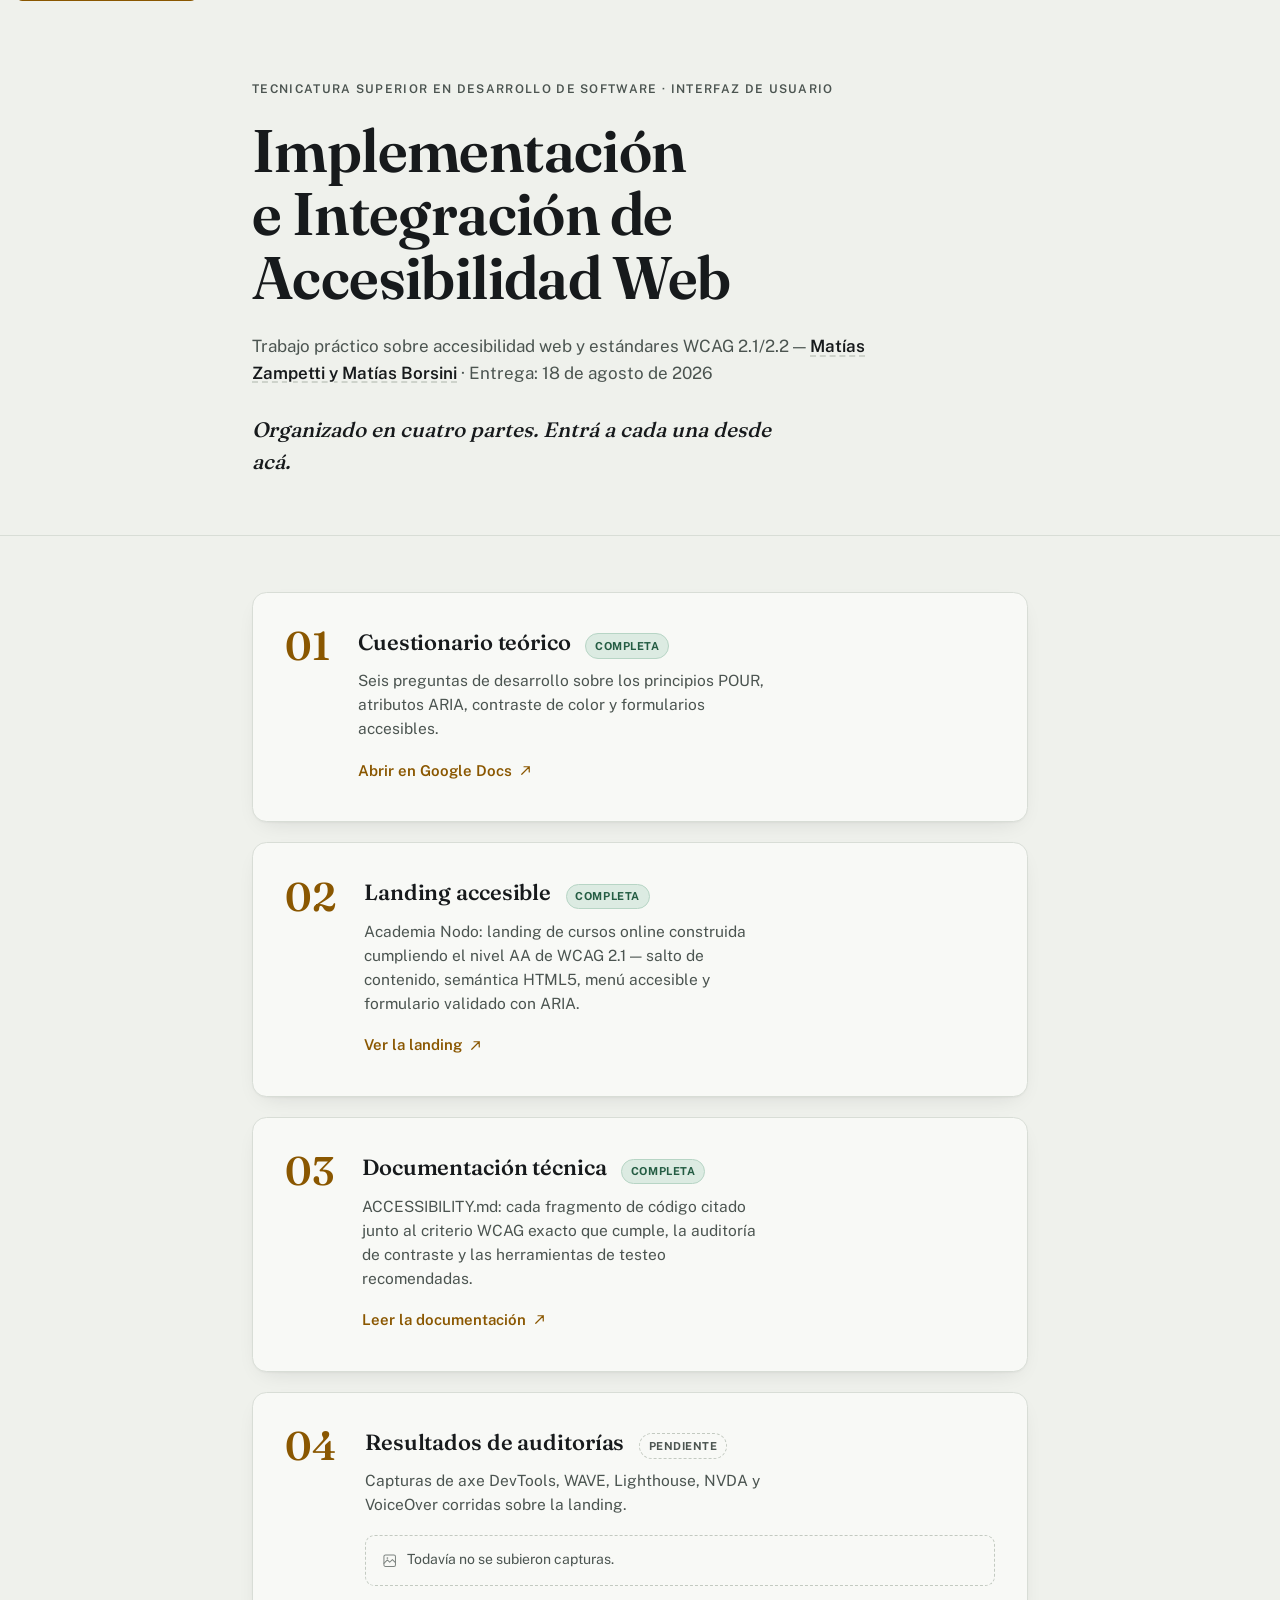
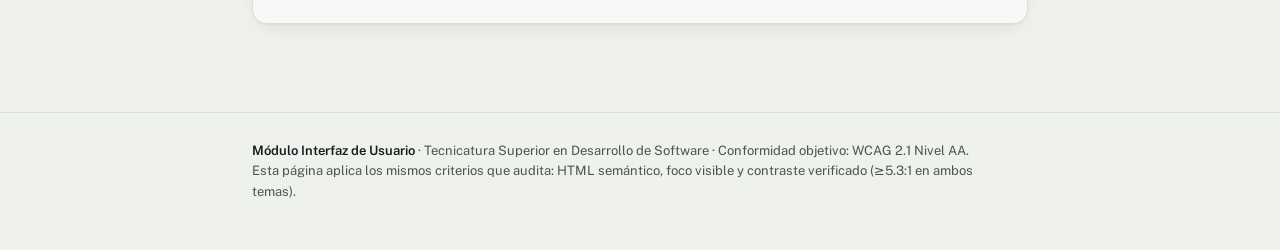
<file: Hub Principal/index.html>
<!doctype html><html><head><meta charset=utf8><meta name=viewport content="width=device-width,initial-scale=1"><style>:root{color-scheme:light}body{margin:0;padding:0;font:14px -apple-system,BlinkMacSystemFont,sans-serif;background:#faf9f5;color:#141413}img{max-width:100%}</style></head><body>
<title>Accesibilidad Nodo</title>
<meta name="description" content="Hub del trabajo práctico: cuestionario teórico, landing accesible, documentación técnica y auditorías WCAG 2.1/2.2.">
<style>
  @font-face {
    font-family: 'Fraunces';
    font-weight: 500 800;
    font-style: normal;
    font-display: swap;
    src: url([data-uri]) format('woff2');
  }
  @font-face {
    font-family: 'Public Sans';
    font-weight: 380 780;
    font-style: normal;
    font-display: swap;
    src: url([data-uri]) format('woff2');
  }

  :root {
    --paper: #EFF1EC;
    --paper-raised: #F8F9F6;
    --ink: #171A1C;
    --ink-soft: #4B5450;
    --line: #D8DDD6;
    --line-strong: #C3CAC1;
    --accent: #8A5700;      /* 5.36:1 sobre --paper */
    --on-accent: #FFFFFF;   /* 6.10:1 sobre --accent */
    --focus: #8A5700;
    --success-ink: #245C43;
    --success-bg: #DCEBE2;
    --success-line: #B7D5C5;
    --shadow: 0 1px 2px rgba(23,26,28,.04), 0 8px 24px -12px rgba(23,26,28,.16);

    --font-display: 'Fraunces', 'Iowan Old Style', Georgia, serif;
    --font-body: 'Public Sans', -apple-system, 'Segoe UI', system-ui, sans-serif;

    color-scheme: light;
  }

  @media (prefers-color-scheme: dark) {
    :root:not([data-theme="light"]) {
      --paper: #14171A;
      --paper-raised: #1C2023;
      --ink: #EDEFEA;
      --ink-soft: #A8B0AA;
      --line: #2B3033;
      --line-strong: #394046;
      --accent: #E7A93D;      /* 8.70:1 sobre --paper */
      --on-accent: #14171A;   /* 8.45:1 sobre --accent */
      --focus: #E7A93D;
      --success-ink: #8FD6B3;
      --success-bg: #17281F;
      --success-line: #2B4536;
      --shadow: 0 1px 2px rgba(0,0,0,.3), 0 8px 28px -12px rgba(0,0,0,.5);
      color-scheme: dark;
    }
  }

  :root[data-theme="dark"] {
    --paper: #14171A;
    --paper-raised: #1C2023;
    --ink: #EDEFEA;
    --ink-soft: #A8B0AA;
    --line: #2B3033;
    --line-strong: #394046;
    --accent: #E7A93D;
    --on-accent: #14171A;
    --focus: #E7A93D;
    --success-ink: #8FD6B3;
    --success-bg: #17281F;
    --success-line: #2B4536;
    --shadow: 0 1px 2px rgba(0,0,0,.3), 0 8px 28px -12px rgba(0,0,0,.5);
    color-scheme: dark;
  }

  * { box-sizing: border-box; }

  html { -webkit-text-size-adjust: 100%; }

  body {
    margin: 0;
    background: var(--paper);
    color: var(--ink);
    font-family: var(--font-body);
    font-size: 16px;
    line-height: 1.55;
    -webkit-font-smoothing: antialiased;
    overflow-x: hidden;
  }

  a { color: inherit; }

  .skip-link {
    position: absolute;
    top: -3rem;
    left: 1rem;
    z-index: 100;
    background: var(--accent);
    color: var(--on-accent);
    padding: .75rem 1.25rem;
    border-radius: .4rem;
    font-family: var(--font-body);
    font-weight: 600;
    text-decoration: none;
    transition: top .15s ease;
  }
  .skip-link:focus {
    top: 1rem;
  }

  :focus-visible {
    outline: 3px solid var(--focus);
    outline-offset: 3px;
    border-radius: 2px;
  }

  .wrap {
    max-width: 52rem;
    margin: 0 auto;
    padding: 0 1.75rem;
  }

  /* ---------- Header ---------- */

  header.hero {
    padding: 5rem 0 3.5rem;
    border-bottom: 1px solid var(--line);
  }

  .eyebrow {
    font-family: var(--font-body);
    font-size: .75rem;
    font-weight: 600;
    letter-spacing: .11em;
    text-transform: uppercase;
    color: var(--ink-soft);
    margin: 0 0 1.25rem;
  }

  h1 {
    font-family: var(--font-display);
    font-variation-settings: "opsz" 72;
    font-weight: 620;
    font-size: clamp(2.3rem, 4.6vw + 1rem, 3.75rem);
    line-height: 1.06;
    letter-spacing: -.01em;
    margin: 0 0 1.5rem;
    text-wrap: balance;
    max-width: 22ch;
  }

  .byline {
    font-size: 1.0625rem;
    color: var(--ink-soft);
    max-width: 42rem;
    margin: 0 0 1.75rem;
  }

  .byline .placeholder {
    color: var(--ink);
    font-weight: 600;
    text-decoration: underline;
    text-decoration-style: dashed;
    text-decoration-color: var(--line-strong);
    text-underline-offset: 3px;
  }

  .intro {
    font-family: var(--font-display);
    font-variation-settings: "opsz" 24;
    font-weight: 500;
    font-style: italic;
    font-size: 1.3rem;
    max-width: 34rem;
    margin: 0;
    color: var(--ink);
  }

  /* ---------- Parts grid ---------- */

  main {
    padding: 3.5rem 0 2rem;
  }

  .parts {
    display: grid;
    grid-template-columns: 1fr;
    gap: 1.25rem;
    list-style: none;
    margin: 0;
    padding: 0;
  }

  .part {
    background: var(--paper-raised);
    border: 1px solid var(--line);
    border-radius: .9rem;
    padding: 2rem;
    display: grid;
    grid-template-columns: auto 1fr;
    gap: .35rem 1.75rem;
    box-shadow: var(--shadow);
    opacity: 0;
    transform: translateY(10px);
    animation: rise .5s ease forwards;
    animation-delay: calc(var(--i) * 90ms);
  }

  @keyframes rise {
    to { opacity: 1; transform: translateY(0); }
  }

  @media (prefers-reduced-motion: reduce) {
    .part { animation: none; opacity: 1; transform: none; }
  }

  .part-index {
    grid-row: 1 / 3;
    font-family: var(--font-display);
    font-variation-settings: "opsz" 30;
    font-weight: 560;
    font-size: 2.5rem;
    line-height: 1;
    color: var(--accent);
    font-variant-numeric: tabular-nums;
    align-self: start;
    padding-top: .1rem;
  }

  .part-head {
    display: flex;
    align-items: baseline;
    flex-wrap: wrap;
    gap: .6rem .9rem;
  }

  .part h2 {
    font-family: var(--font-display);
    font-variation-settings: "opsz" 20;
    font-weight: 560;
    font-size: 1.375rem;
    margin: 0;
    letter-spacing: -.005em;
  }

  .badge {
    font-size: .6875rem;
    font-weight: 700;
    letter-spacing: .05em;
    text-transform: uppercase;
    padding: .2rem .55rem;
    border-radius: 1rem;
    border: 1px solid transparent;
    white-space: nowrap;
  }

  .badge--done {
    color: var(--success-ink);
    background: var(--success-bg);
    border-color: var(--success-line);
  }

  .badge--pending {
    color: var(--ink-soft);
    background: transparent;
    border-color: var(--line-strong);
    border-style: dashed;
  }

  .part p {
    margin: .6rem 0 0;
    color: var(--ink-soft);
    font-size: .96875rem;
    max-width: 46ch;
  }

  .part-cta {
    margin-top: 1.15rem;
    display: inline-flex;
    align-items: center;
    gap: .4rem;
    font-weight: 600;
    font-size: .9375rem;
    text-decoration: none;
    color: var(--accent);
    border-bottom: 1px solid transparent;
    transition: border-color .15s ease, gap .15s ease;
  }

  .part-cta:hover {
    border-color: currentColor;
    gap: .6rem;
  }

  .part-cta svg {
    width: 1em;
    height: 1em;
    flex: none;
  }

  .empty-state {
    margin-top: 1.15rem;
    border: 1px dashed var(--line-strong);
    border-radius: .6rem;
    padding: .85rem 1rem;
    font-size: .875rem;
    color: var(--ink-soft);
    display: flex;
    align-items: center;
    gap: .6rem;
  }

  .empty-state svg {
    width: 1.1em;
    height: 1.1em;
    flex: none;
    opacity: .7;
  }

  /* ---------- Footer ---------- */

  footer {
    border-top: 1px solid var(--line);
    margin-top: 3.5rem;
    padding: 1.75rem 0 3rem;
  }

  footer p {
    margin: 0;
    font-size: .8125rem;
    color: var(--ink-soft);
    max-width: 46rem;
  }

  footer .meta {
    font-weight: 600;
    color: var(--ink);
  }

  @media (max-width: 30rem) {
    header.hero { padding: 3.25rem 0 2.5rem; }
    .part { grid-template-columns: 1fr; padding: 1.5rem; }
    .part-index { grid-row: auto; font-size: 1.75rem; }
  }
</style>

<a class="skip-link" href="#contenido">Saltar al contenido</a>

<header class="hero">
  <div class="wrap">
    <p class="eyebrow">Tecnicatura Superior en Desarrollo de Software · Interfaz de Usuario</p>
    <h1>Implementación e Integración de Accesibilidad Web</h1>
    <p class="byline">
      Trabajo práctico sobre accesibilidad web y estándares WCAG 2.1/2.2 —
      <span class="placeholder">Matías Zampetti y Matías Borsini</span> · Entrega: 18 de agosto de 2026
    </p>
    <p class="intro">Organizado en cuatro partes. Entrá a cada una desde acá.</p>
  </div>
</header>

<main id="contenido">
  <div class="wrap">
    <ol class="parts">

      <li class="part" style="--i:0">
        <span class="part-index" aria-hidden="true">01</span>
        <div>
          <div class="part-head">
            <h2>Cuestionario teórico</h2>
            <span class="badge badge--done">Completa</span>
          </div>
          <p>Seis preguntas de desarrollo sobre los principios POUR, atributos ARIA, contraste de color y formularios accesibles.</p>
          <a class="part-cta" href="https://docs.google.com/document/d/1JzLjDpdB_jB9aNS5nODx6x8pmM4kY4IgRxeJ8PuLhqI/edit?tab=t.0#heading=h.svych8c030kn" target="_blank" rel="noopener">
            Abrir en Google Docs
            <svg viewBox="0 0 20 20" fill="none" aria-hidden="true" focusable="false"><path d="M5 15 15 5M8 5h7v7" stroke="currentColor" stroke-width="1.6" stroke-linecap="round" stroke-linejoin="round"/></svg>
            <span class="visually-hidden">(se abre en una pestaña nueva)</span>
          </a>
        </div>
      </li>

      <li class="part" style="--i:1">
        <span class="part-index" aria-hidden="true">02</span>
        <div>
          <div class="part-head">
            <h2>Landing accesible</h2>
            <span class="badge badge--done">Completa</span>
          </div>
          <p>Academia Nodo: landing de cursos online construida cumpliendo el nivel AA de WCAG 2.1 — salto de contenido, semántica HTML5, menú accesible y formulario validado con ARIA.</p>
          <a class="part-cta" href="https://claude.ai/code/artifact/9177245e-c61e-4f80-9707-c863b54cdf08" target="_blank" rel="noopener">
            Ver la landing
            <svg viewBox="0 0 20 20" fill="none" aria-hidden="true" focusable="false"><path d="M5 15 15 5M8 5h7v7" stroke="currentColor" stroke-width="1.6" stroke-linecap="round" stroke-linejoin="round"/></svg>
            <span class="visually-hidden">(se abre en una pestaña nueva)</span>
          </a>
        </div>
      </li>

      <li class="part" style="--i:2">
        <span class="part-index" aria-hidden="true">03</span>
        <div>
          <div class="part-head">
            <h2>Documentación técnica</h2>
            <span class="badge badge--done">Completa</span>
          </div>
          <p>ACCESSIBILITY.md: cada fragmento de código citado junto al criterio WCAG exacto que cumple, la auditoría de contraste y las herramientas de testeo recomendadas.</p>
          <a class="part-cta" href="https://claude.ai/code/artifact/a2ecc0f9-a539-407c-9bb3-dd26b83636f0" target="_blank" rel="noopener">
            Leer la documentación
            <svg viewBox="0 0 20 20" fill="none" aria-hidden="true" focusable="false"><path d="M5 15 15 5M8 5h7v7" stroke="currentColor" stroke-width="1.6" stroke-linecap="round" stroke-linejoin="round"/></svg>
            <span class="visually-hidden">(se abre en una pestaña nueva)</span>
          </a>
        </div>
      </li>

      <li class="part" style="--i:3">
        <span class="part-index" aria-hidden="true">04</span>
        <div>
          <div class="part-head">
            <h2>Resultados de auditorías</h2>
            <span class="badge badge--pending">Pendiente</span>
          </div>
          <p>Capturas de axe DevTools, WAVE, Lighthouse, NVDA y VoiceOver corridas sobre la landing.</p>
          <div class="empty-state">
            <svg viewBox="0 0 20 20" fill="none" aria-hidden="true" focusable="false"><rect x="2.5" y="2.5" width="15" height="15" rx="2" stroke="currentColor" stroke-width="1.3"/><path d="M2.5 13.5 7 9l3 3 3.5-3.5 4 4" stroke="currentColor" stroke-width="1.3" stroke-linecap="round" stroke-linejoin="round"/><circle cx="7" cy="6.5" r="1.1" fill="currentColor"/></svg>
            Todavía no se subieron capturas.
          </div>
        </div>
      </li>

    </ol>
  </div>
</main>

<footer>
  <div class="wrap">
    <p><span class="meta">Módulo Interfaz de Usuario</span> · Tecnicatura Superior en Desarrollo de Software · Conformidad objetivo: WCAG 2.1 Nivel AA.
    Esta página aplica los mismos criterios que audita: HTML semántico, foco visible y contraste verificado (≥5.3:1 en ambos temas).</p>
  </div>
</footer>

<style>
  .visually-hidden {
    position: absolute;
    width: 1px; height: 1px;
    padding: 0; margin: -1px;
    overflow: hidden;
    clip: rect(0,0,0,0);
    white-space: nowrap;
    border: 0;
  }
</style>

</body></html>
</file>
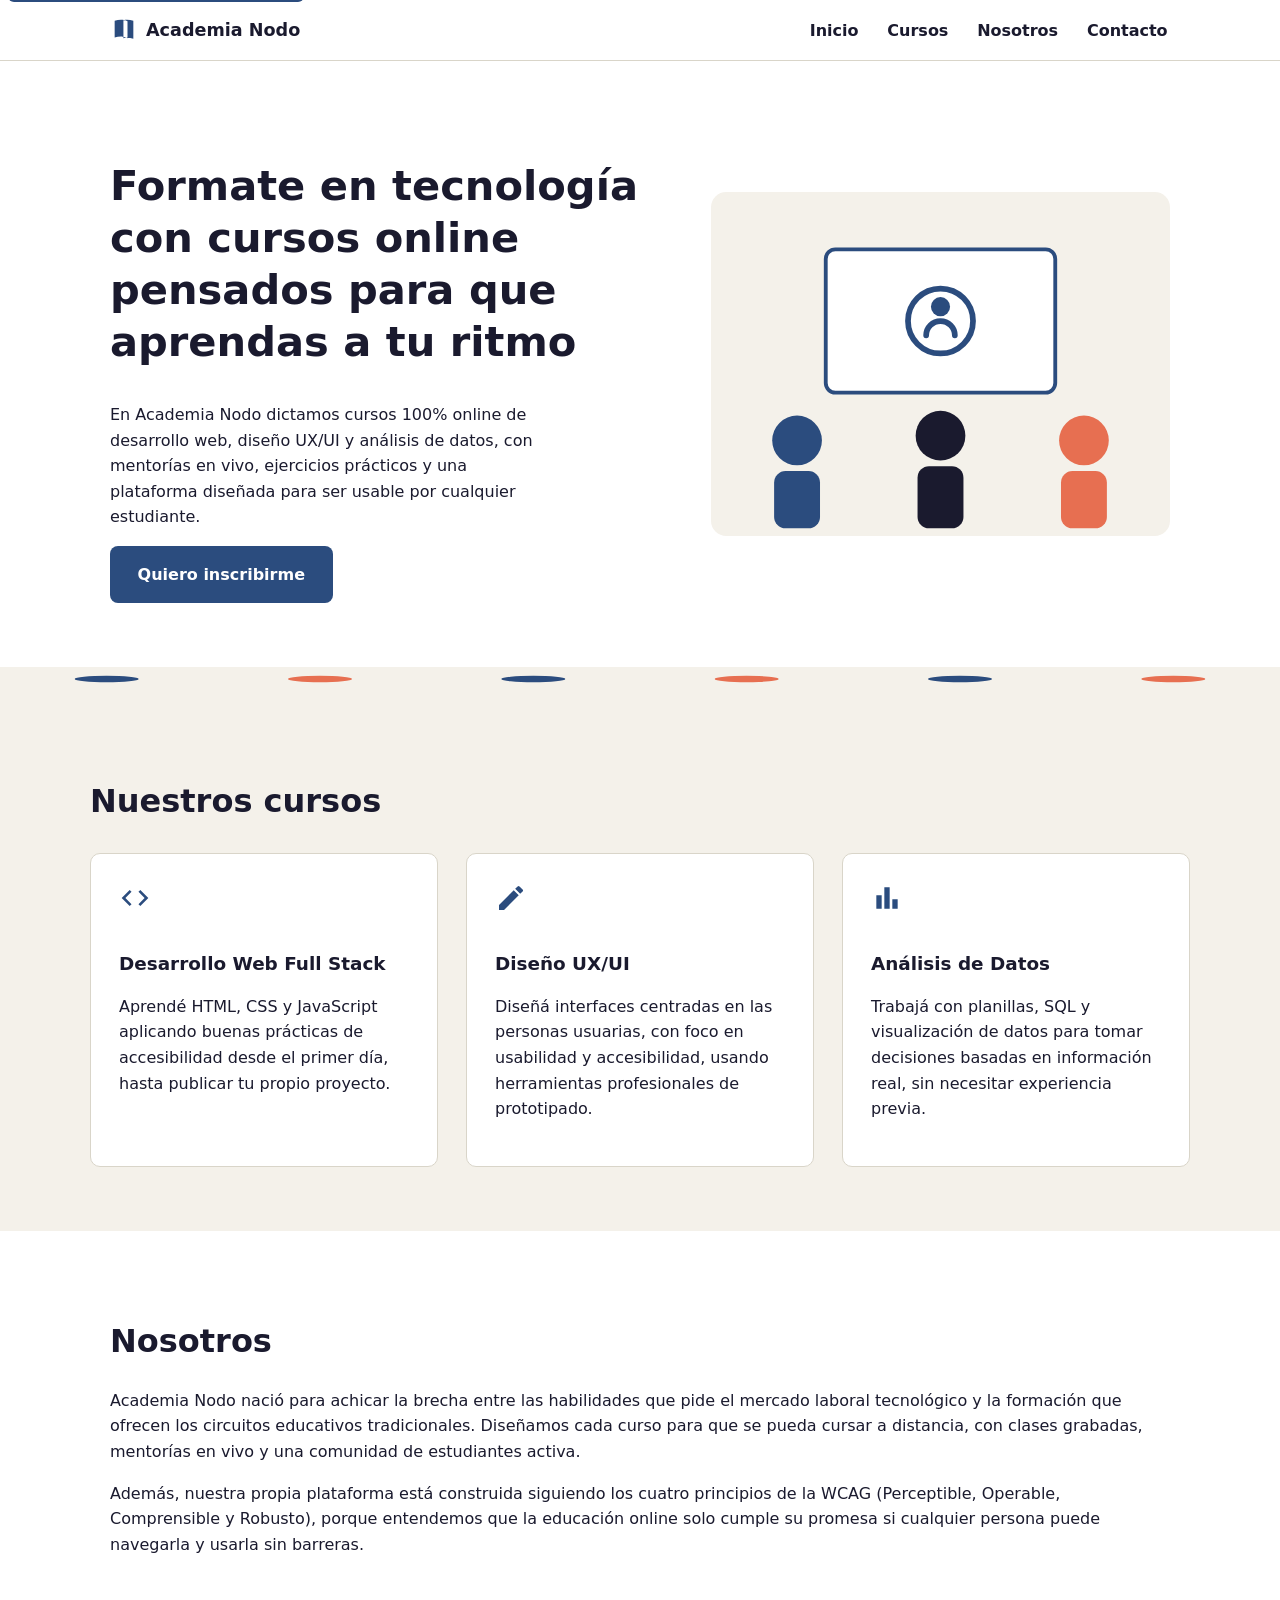
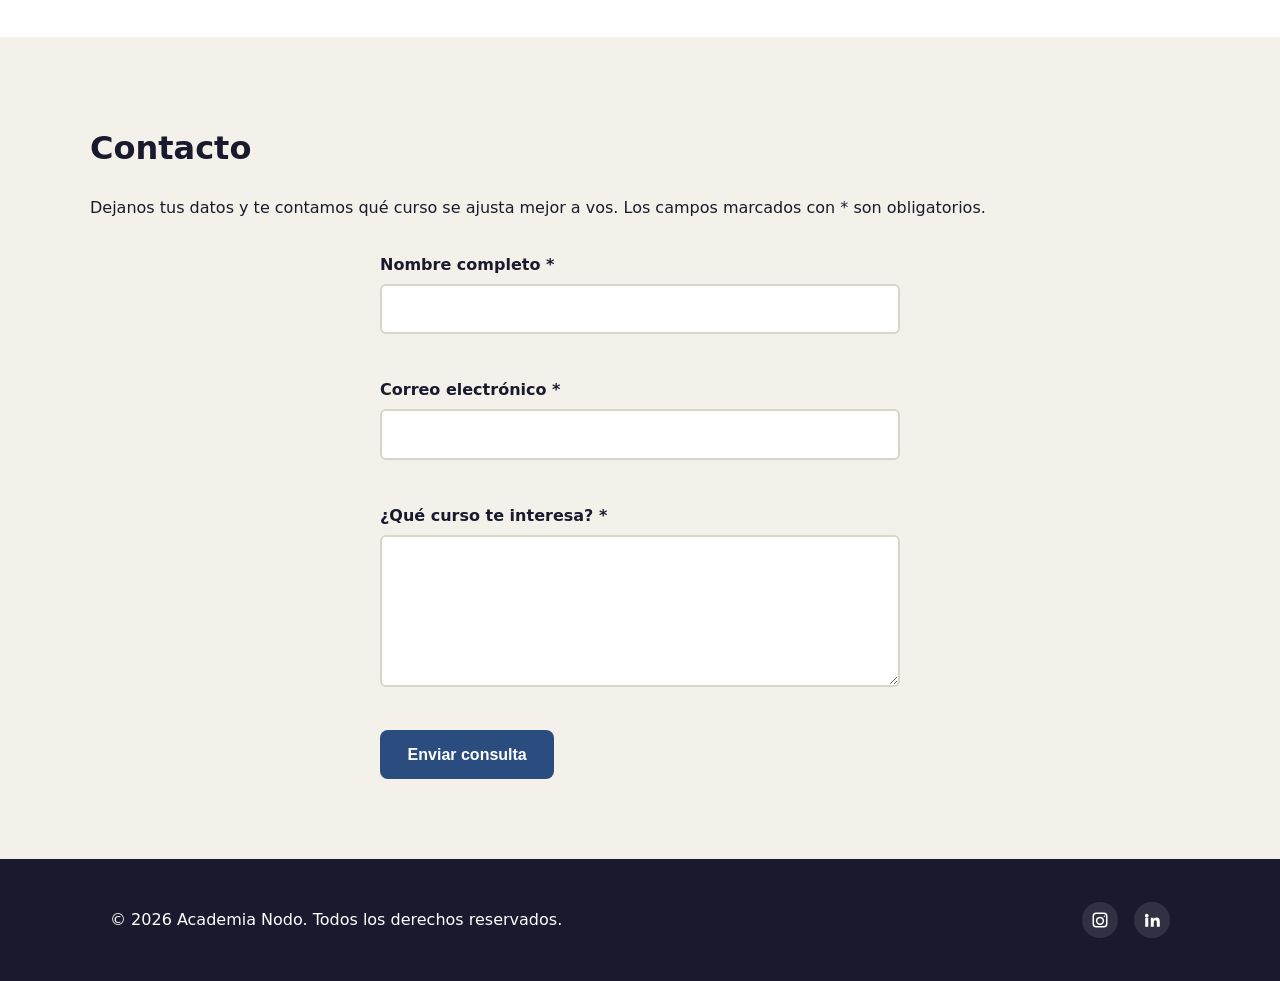
<file: Parte 2 - Landing Academia Nodo/index.html>
<!DOCTYPE html>
<html lang="es">
<head>
  <meta charset="UTF-8">
  <meta name="viewport" content="width=device-width, initial-scale=1.0">
  <meta name="description" content="Academia Nodo: cursos online de desarrollo web, diseño UX/UI y análisis de datos.">
  <title>Academia Nodo — Cursos online de tecnología</title>
  <link rel="stylesheet" href="styles.css">
</head>
<body>

  <a class="skip-link" href="#main-content">Saltar al contenido principal</a>

  <header class="site-header">
    <div class="header-inner">
      <a href="#inicio" class="logo" aria-label="Academia Nodo, ir al inicio">
        <svg class="logo-icon" viewBox="0 0 24 24" aria-hidden="true" focusable="false">
          <path d="M4 4c2.2-.7 4.5-1 6.8-.8 1.5.1 3 .5 4.2 1.3V19c-1.2-.7-2.7-1.1-4.2-1.3-2.3-.2-4.6.1-6.8.8V4Zm16 0c-2.2-.7-4.5-1-6.8-.8-.6.1-1.2.2-1.7.4v15.5c.5-.2 1.1-.3 1.7-.4 2.3-.2 4.6.1 6.8.8V4Z"/>
        </svg>
        <span>Academia Nodo</span>
      </a>

      <button
        id="menu-toggle"
        class="menu-toggle"
        type="button"
        aria-expanded="false"
        aria-controls="primary-navigation"
      >
        <span class="visually-hidden">Abrir menú de navegación</span>
        <svg class="icon-burger" viewBox="0 0 24 24" aria-hidden="true" focusable="false">
          <path d="M3 6h18v2H3V6Zm0 5h18v2H3v-2Zm0 5h18v2H3v-2Z"/>
        </svg>
      </button>

      <nav id="primary-navigation" class="primary-nav" aria-label="Navegación principal">
        <ul>
          <li><a href="#inicio">Inicio</a></li>
          <li><a href="#cursos">Cursos</a></li>
          <li><a href="#nosotros">Nosotros</a></li>
          <li><a href="#contacto">Contacto</a></li>
        </ul>
      </nav>
    </div>
  </header>

  <main id="main-content">

    <section id="inicio" class="hero" aria-labelledby="hero-title">
      <div class="hero-content">
        <h1 id="hero-title">Formate en tecnología con cursos online pensados para que aprendas a tu ritmo</h1>
        <p>
          En Academia Nodo dictamos cursos 100% online de desarrollo web, diseño UX/UI
          y análisis de datos, con mentorías en vivo, ejercicios prácticos y una
          plataforma diseñada para ser usable por cualquier estudiante.
        </p>
        <a href="#contacto" class="btn btn-primary">Quiero inscribirme</a>
      </div>

      <img
        class="hero-image"
        src="assets/hero-illustration.svg"
        alt="Ilustración de tres estudiantes conectados a una clase virtual a través de una pantalla"
        width="480"
        height="360"
      >
    </section>

    <img src="assets/pattern-decorativo.svg" alt="" aria-hidden="true" class="divider-decorativo" width="1200" height="24">

    <section id="cursos" class="section section--alt" aria-labelledby="cursos-title">
      <h2 id="cursos-title">Nuestros cursos</h2>
      <div class="cards">

        <article class="card">
          <svg class="card-icon" viewBox="0 0 24 24" aria-hidden="true" focusable="false">
            <path d="M9.4 16.6 4.8 12l4.6-4.6L8 6l-6 6 6 6 1.4-1.4Zm5.2 0L19.2 12l-4.6-4.6L16 6l6 6-6 6-1.4-1.4Z"/>
          </svg>
          <h3>Desarrollo Web Full Stack</h3>
          <p>Aprendé HTML, CSS y JavaScript aplicando buenas prácticas de accesibilidad desde el primer día, hasta publicar tu propio proyecto.</p>
        </article>

        <article class="card">
          <svg class="card-icon" viewBox="0 0 24 24" aria-hidden="true" focusable="false">
            <path d="M3 17.25V21h3.75L17.81 9.94l-3.75-3.75L3 17.25ZM20.71 7.04a1 1 0 0 0 0-1.41l-2.34-2.34a1 1 0 0 0-1.41 0l-1.83 1.83 3.75 3.75 1.83-1.83Z"/>
          </svg>
          <h3>Diseño UX/UI</h3>
          <p>Diseñá interfaces centradas en las personas usuarias, con foco en usabilidad y accesibilidad, usando herramientas profesionales de prototipado.</p>
        </article>

        <article class="card">
          <svg class="card-icon" viewBox="0 0 24 24" aria-hidden="true" focusable="false">
            <path d="M4 20V10h4v10H4Zm6 0V4h4v16h-4Zm6 0v-7h4v7h-4Z"/>
          </svg>
          <h3>Análisis de Datos</h3>
          <p>Trabajá con planillas, SQL y visualización de datos para tomar decisiones basadas en información real, sin necesitar experiencia previa.</p>
        </article>

      </div>
    </section>

    <section id="nosotros" class="section" aria-labelledby="nosotros-title">
      <h2 id="nosotros-title">Nosotros</h2>
      <p>Academia Nodo nació para achicar la brecha entre las habilidades que pide el mercado laboral tecnológico y la formación que ofrecen los circuitos educativos tradicionales. Diseñamos cada curso para que se pueda cursar a distancia, con clases grabadas, mentorías en vivo y una comunidad de estudiantes activa.</p>
      <p>Además, nuestra propia plataforma está construida siguiendo los cuatro principios de la WCAG (Perceptible, Operable, Comprensible y Robusto), porque entendemos que la educación online solo cumple su promesa si cualquier persona puede navegarla y usarla sin barreras.</p>
    </section>

    <section id="contacto" class="section section--alt" aria-labelledby="contacto-title">
      <h2 id="contacto-title">Contacto</h2>
      <p id="form-description">
        Dejanos tus datos y te contamos qué curso se ajusta mejor a vos. Los campos
        marcados con <span aria-hidden="true">*</span><span class="visually-hidden">asterisco</span> son obligatorios.
      </p>

      <form id="contact-form" novalidate aria-describedby="form-description">
        <div class="form-field">
          <label for="name">Nombre completo <span aria-hidden="true">*</span></label>
          <input
            type="text"
            id="name"
            name="name"
            autocomplete="name"
            aria-describedby="name-error"
            aria-invalid="false"
            required
          >
          <span id="name-error" class="error-message" role="alert"></span>
        </div>

        <div class="form-field">
          <label for="email">Correo electrónico <span aria-hidden="true">*</span></label>
          <input
            type="email"
            id="email"
            name="email"
            autocomplete="email"
            aria-describedby="email-error"
            aria-invalid="false"
            required
          >
          <span id="email-error" class="error-message" role="alert"></span>
        </div>

        <div class="form-field">
          <label for="message">¿Qué curso te interesa? <span aria-hidden="true">*</span></label>
          <textarea
            id="message"
            name="message"
            rows="5"
            aria-describedby="message-error"
            aria-invalid="false"
            required
          ></textarea>
          <span id="message-error" class="error-message" role="alert"></span>
        </div>

        <button type="submit" class="btn btn-primary">Enviar consulta</button>
        <p id="form-status" class="form-status" role="status"></p>
      </form>
    </section>

  </main>

  <footer class="site-footer" aria-label="Pie de página">
    <div class="footer-inner">
      <p>&copy; 2026 Academia Nodo. Todos los derechos reservados.</p>
      <ul class="social-links">
        <li>
          <a href="#">
            <span class="visually-hidden">Síguenos en Instagram</span>
            <svg aria-hidden="true" focusable="false" viewBox="0 0 24 24">
              <path d="M7 2h10a5 5 0 0 1 5 5v10a5 5 0 0 1-5 5H7a5 5 0 0 1-5-5V7a5 5 0 0 1 5-5Zm0 2a3 3 0 0 0-3 3v10a3 3 0 0 0 3 3h10a3 3 0 0 0 3-3V7a3 3 0 0 0-3-3H7Zm5 3.5A5.5 5.5 0 1 1 6.5 13 5.5 5.5 0 0 1 12 7.5Zm0 2A3.5 3.5 0 1 0 15.5 13 3.5 3.5 0 0 0 12 9.5ZM17.8 6a1 1 0 1 1-1 1 1 1 0 0 1 1-1Z"/>
            </svg>
          </a>
        </li>
        <li>
          <a href="#">
            <span class="visually-hidden">Síguenos en LinkedIn</span>
            <svg aria-hidden="true" focusable="false" viewBox="0 0 24 24">
              <path d="M4.98 3.5a2.5 2.5 0 1 1 0 5 2.5 2.5 0 0 1 0-5ZM3 9h4v12H3V9Zm7 0h3.8v1.7h.05c.53-1 1.83-2.05 3.77-2.05 4.03 0 4.78 2.65 4.78 6.1V21h-4v-5.6c0-1.33-.02-3.05-1.86-3.05-1.86 0-2.15 1.45-2.15 2.95V21h-4V9Z"/>
            </svg>
          </a>
        </li>
      </ul>
    </div>
  </footer>

  <script src="script.js"></script>
</body>
</html>
</file>
<file: Parte 2 - Landing Academia Nodo/styles.css>
/* =========================================================
   ACADEMIA NODO — Landing page accesible
   Paleta de colores auditada (ratios calculados con la fórmula
   de luminancia relativa de WCAG 2.1, criterio 1.4.3 / 1.4.11)

   #1A1A2E sobre #FFFFFF  -> 17.05:1  (texto normal, AAA)
   #2B4C7E sobre #FFFFFF  ->  8.61:1  (texto normal, AAA)
   #1A1A2E sobre #F4F1EA  -> 15.11:1  (texto normal, AAA)
   #FFFFFF sobre #1A1A2E  -> 17.05:1  (texto normal, AAA)
   #B3261E sobre #FFFFFF  ->  6.53:1  (texto de error, AA)
   #E76F51 sobre #FFFFFF  ->  3.09:1  (SOLO texto grande >=24px
                                        o componentes de UI, 3:1)
   ========================================================= */

:root {
  --color-bg: #FFFFFF;
  --color-bg-alt: #F4F1EA;
  --color-text: #1A1A2E;
  --color-primary: #2B4C7E;
  --color-primary-dark: #1F3760;
  --color-accent: #E76F51;
  --color-focus: #C4552F;
  --color-error: #B3261E;
  --color-footer-bg: #1A1A2E;
  --color-footer-text: #FFFFFF;
  --color-border: #D9D5C9;

  --font-base: system-ui, -apple-system, "Segoe UI", Roboto, sans-serif;
  --focus-ring: 3px solid var(--color-focus);
}

*, *::before, *::after { box-sizing: border-box; }
body { margin: 0; }
img { max-width: 100%; display: block; }

body {
  font-family: var(--font-base);
  color: var(--color-text);
  background: var(--color-bg);
  line-height: 1.6;
}

h1, h2, h3 { line-height: 1.25; }
h1 { font-size: clamp(1.8rem, 4vw, 2.6rem); }
h2 { font-size: clamp(1.5rem, 3vw, 2rem); }
h3 { font-size: 1.15rem; }

a { color: var(--color-primary); }
a:hover { color: var(--color-primary-dark); }

/* Oculto visualmente, pero disponible para lectores de pantalla */
.visually-hidden {
  position: absolute;
  width: 1px;
  height: 1px;
  padding: 0;
  margin: -1px;
  overflow: hidden;
  clip: rect(0, 0, 0, 0);
  white-space: nowrap;
  border: 0;
}

/* Skip link (WCAG 2.4.1) */
.skip-link {
  position: absolute;
  top: -3rem;
  left: 0.5rem;
  background: var(--color-primary);
  color: #fff;
  padding: 0.75rem 1.25rem;
  border-radius: 0 0 6px 6px;
  z-index: 1000;
  transition: top 0.15s ease-in-out;
  text-decoration: none;
  font-weight: 600;
}
.skip-link:focus {
  top: 0;
}

/* Foco visible (WCAG 2.4.7) */
a:focus-visible,
button:focus-visible,
input:focus-visible,
textarea:focus-visible {
  outline: var(--focus-ring);
  outline-offset: 3px;
  border-radius: 2px;
}

/* ---------- Header y navegación ---------- */

.site-header {
  background: var(--color-bg);
  border-bottom: 1px solid var(--color-border);
  position: sticky;
  top: 0;
  z-index: 100;
}

.header-inner {
  max-width: 1100px;
  margin: 0 auto;
  padding: 1rem 1.25rem;
  display: flex;
  align-items: center;
  justify-content: space-between;
  gap: 1rem;
  flex-wrap: wrap;
}

.logo {
  display: flex;
  align-items: center;
  gap: 0.5rem;
  font-weight: 700;
  font-size: 1.1rem;
  text-decoration: none;
  color: var(--color-text);
}
.logo-icon { width: 28px; height: 28px; fill: var(--color-primary); }

.menu-toggle {
  display: none;
  background: var(--color-bg);
  border: 2px solid var(--color-primary);
  border-radius: 6px;
  padding: 0.4rem;
  cursor: pointer;
}
.icon-burger { width: 24px; height: 24px; fill: var(--color-text); }

.primary-nav ul {
  list-style: none;
  display: flex;
  gap: 1.5rem;
  margin: 0;
  padding: 0;
}
.primary-nav a {
  text-decoration: none;
  font-weight: 600;
  color: var(--color-text);
  padding: 0.35rem 0.15rem;
}
.primary-nav a:hover { color: var(--color-primary); }

@media (max-width: 720px) {
  .menu-toggle { display: inline-flex; align-items: center; justify-content: center; }
  .primary-nav { flex-basis: 100%; display: none; }
  .primary-nav.is-open { display: block; }
  .primary-nav ul { flex-direction: column; gap: 0; border-top: 1px solid var(--color-border); padding-top: 0.5rem; }
  .primary-nav li { border-bottom: 1px solid var(--color-border); }
  .primary-nav a { display: block; padding: 0.75rem 0.25rem; }
}

/* ---------- Botones ---------- */

.btn {
  display: inline-block;
  padding: 0.85rem 1.6rem;
  border-radius: 8px;
  font-weight: 700;
  text-decoration: none;
  border: 2px solid transparent;
  cursor: pointer;
  font-size: 1rem;
}
.btn-primary { background: var(--color-primary); color: #fff; }
.btn-primary:hover { background: var(--color-primary-dark); }

/* ---------- Secciones ---------- */

.section { max-width: 1100px; margin: 0 auto; padding: 4rem 1.25rem; }
.section--alt { background: var(--color-bg-alt); max-width: none; }
.section--alt > * { max-width: 1100px; margin-left: auto; margin-right: auto; }

.hero {
  max-width: 1100px;
  margin: 0 auto;
  padding: 4rem 1.25rem;
  display: grid;
  grid-template-columns: 1.1fr 0.9fr;
  gap: 2.5rem;
  align-items: center;
}
.hero-content p { max-width: 42ch; }
.hero-image { height: auto; }
@media (max-width: 800px) {
  .hero { grid-template-columns: 1fr; }
  .hero-image { order: -1; }
}

.divider-decorativo { width: 100%; height: 24px; object-fit: cover; }

.cards {
  display: grid;
  grid-template-columns: repeat(auto-fit, minmax(240px, 1fr));
  gap: 1.75rem;
  margin-top: 2rem;
}
.card {
  background: var(--color-bg);
  border: 1px solid var(--color-border);
  border-radius: 10px;
  padding: 1.75rem;
}
.card-icon { width: 32px; height: 32px; fill: var(--color-primary); margin-bottom: 0.75rem; }

/* ---------- Formulario ---------- */

#contact-form { max-width: 520px; margin-top: 2rem; }
.form-field { display: flex; flex-direction: column; margin-bottom: 1.25rem; }
.form-field label { font-weight: 600; margin-bottom: 0.4rem; }
.form-field input,
.form-field textarea {
  font: inherit;
  padding: 0.65rem 0.75rem;
  border: 2px solid var(--color-border);
  border-radius: 6px;
  background: var(--color-bg);
  color: var(--color-text);
}
.form-field input[aria-invalid="true"],
.form-field textarea[aria-invalid="true"] { border-color: var(--color-error); }
.error-message { color: var(--color-error); font-size: 0.9rem; margin-top: 0.35rem; min-height: 1.2em; }
.form-status { margin-top: 1rem; font-weight: 600; }
.form-status.success { color: #1E6B3E; }
.form-status.error { color: var(--color-error); }

/* ---------- Footer ---------- */

.site-footer { background: var(--color-footer-bg); color: var(--color-footer-text); }
.footer-inner {
  max-width: 1100px;
  margin: 0 auto;
  padding: 2rem 1.25rem;
  display: flex;
  align-items: center;
  justify-content: space-between;
  flex-wrap: wrap;
  gap: 1rem;
}
.social-links { list-style: none; display: flex; gap: 1rem; margin: 0; padding: 0; }
.social-links a {
  display: inline-flex;
  width: 36px;
  height: 36px;
  align-items: center;
  justify-content: center;
  border-radius: 50%;
  background: rgba(255,255,255,0.1);
}
.social-links svg { width: 18px; height: 18px; fill: #fff; }
.social-links a:hover { background: var(--color-accent); }
</file>
